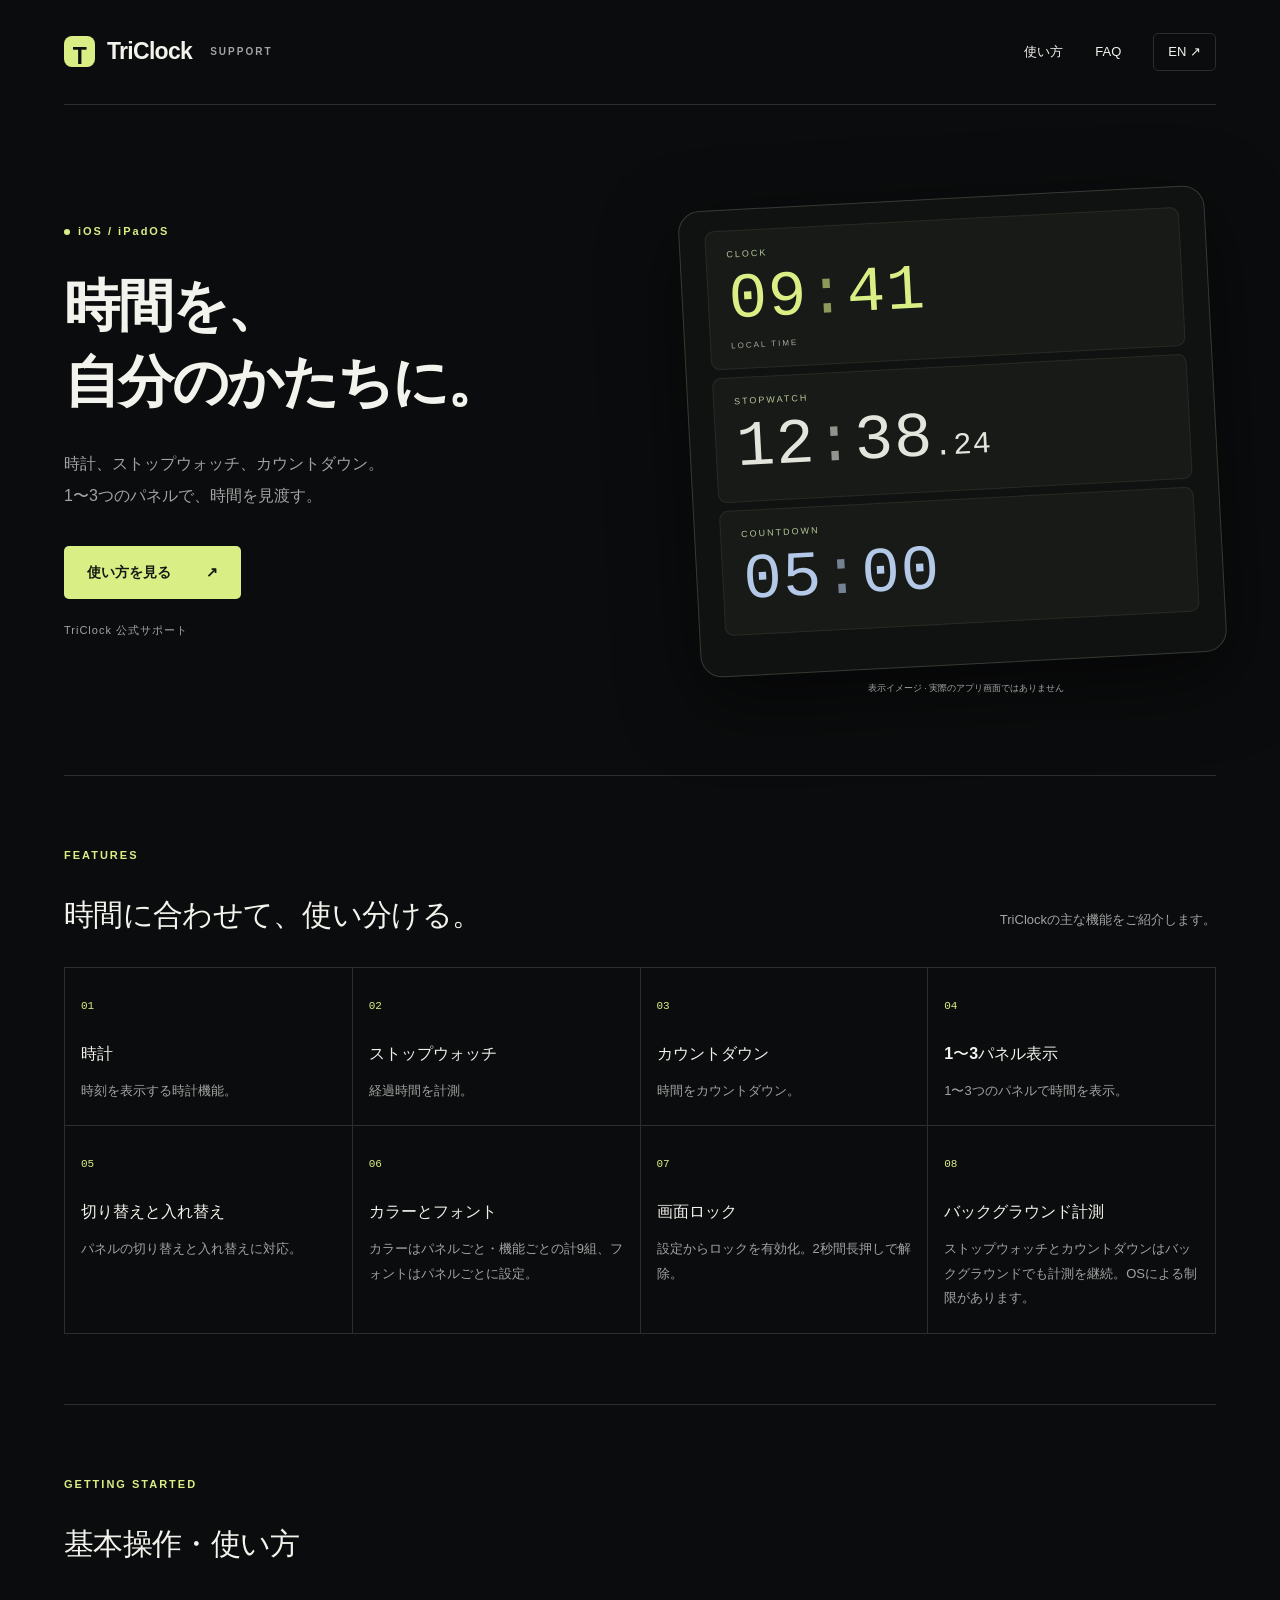
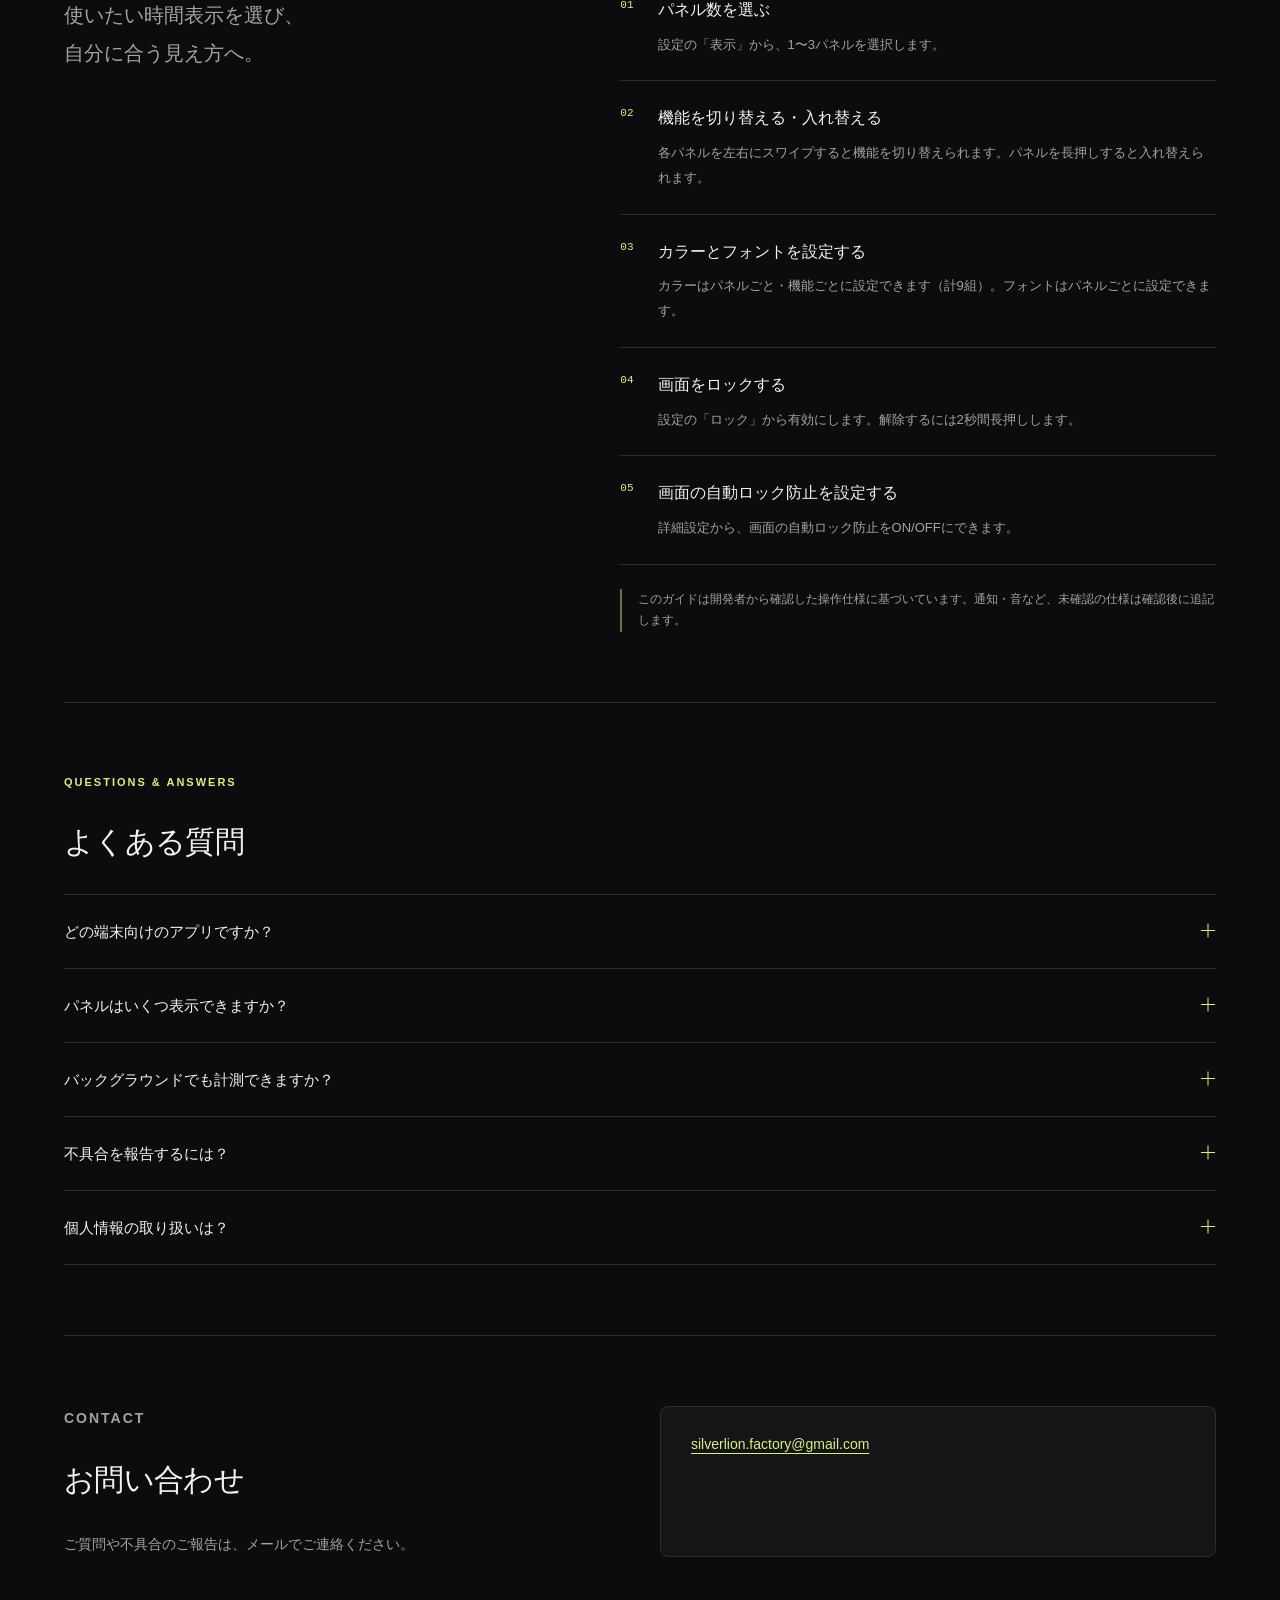
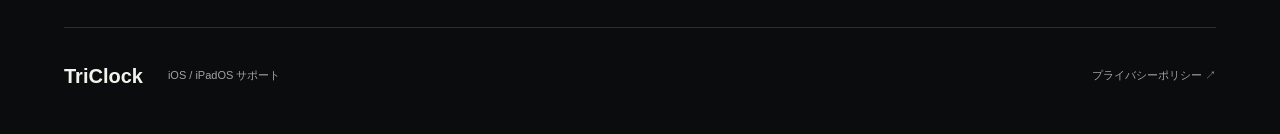
<file: index.html>
<!doctype html>
<html lang="ja">
<head><meta charset="utf-8"><meta name="viewport" content="width=device-width, initial-scale=1"><meta name="description" content="iOS・iPadOS向けTriClockの機能、使い方、サポート情報。"><meta name="color-scheme" content="dark"><title>TriClock — サポート</title><link rel="icon" href="./assets/icon.svg" type="image/svg+xml"><link rel="stylesheet" href="./assets/style.css"><script defer src="./assets/site.js"></script></head>
<body data-page="home" data-root="./"><a class="skip" href="#main">本文へスキップ</a><div id="site"></div><noscript><p>サポート内容の表示にはJavaScriptを有効にしてください。</p></noscript></body></html>
</file>
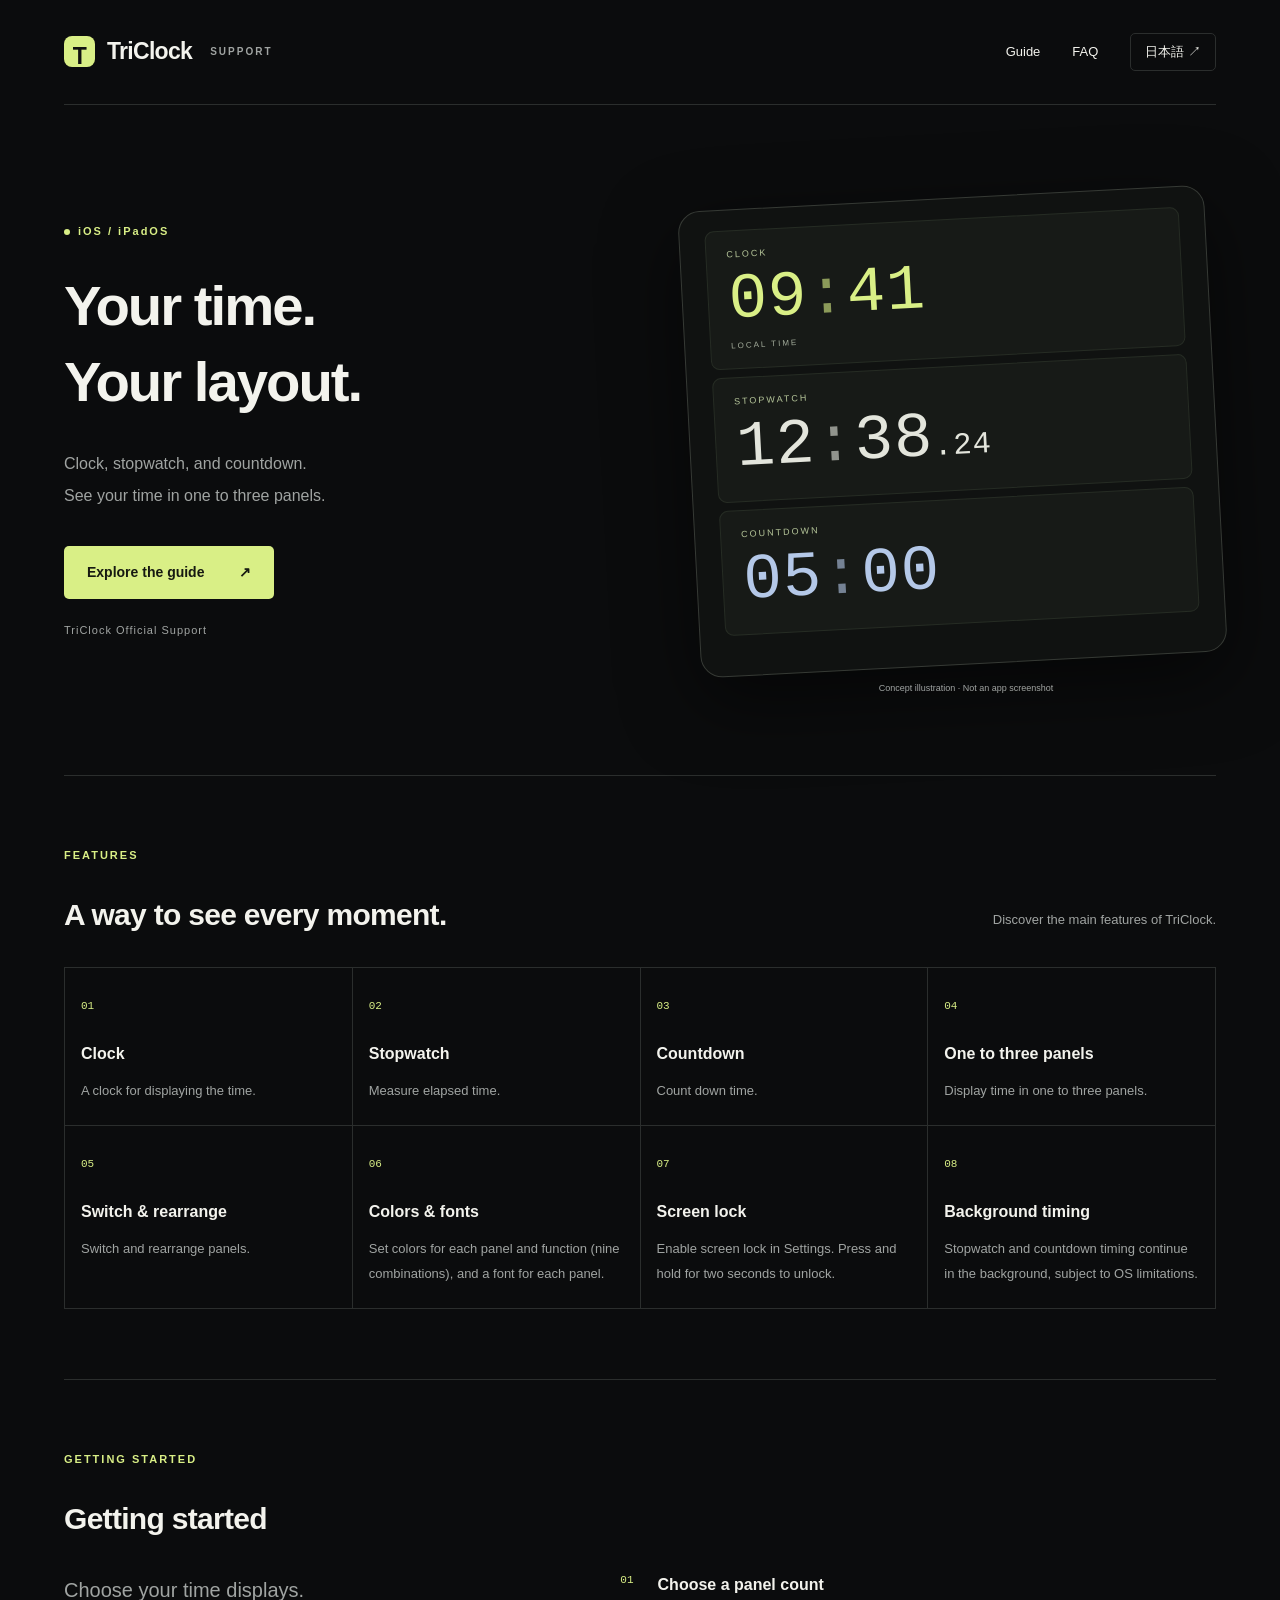
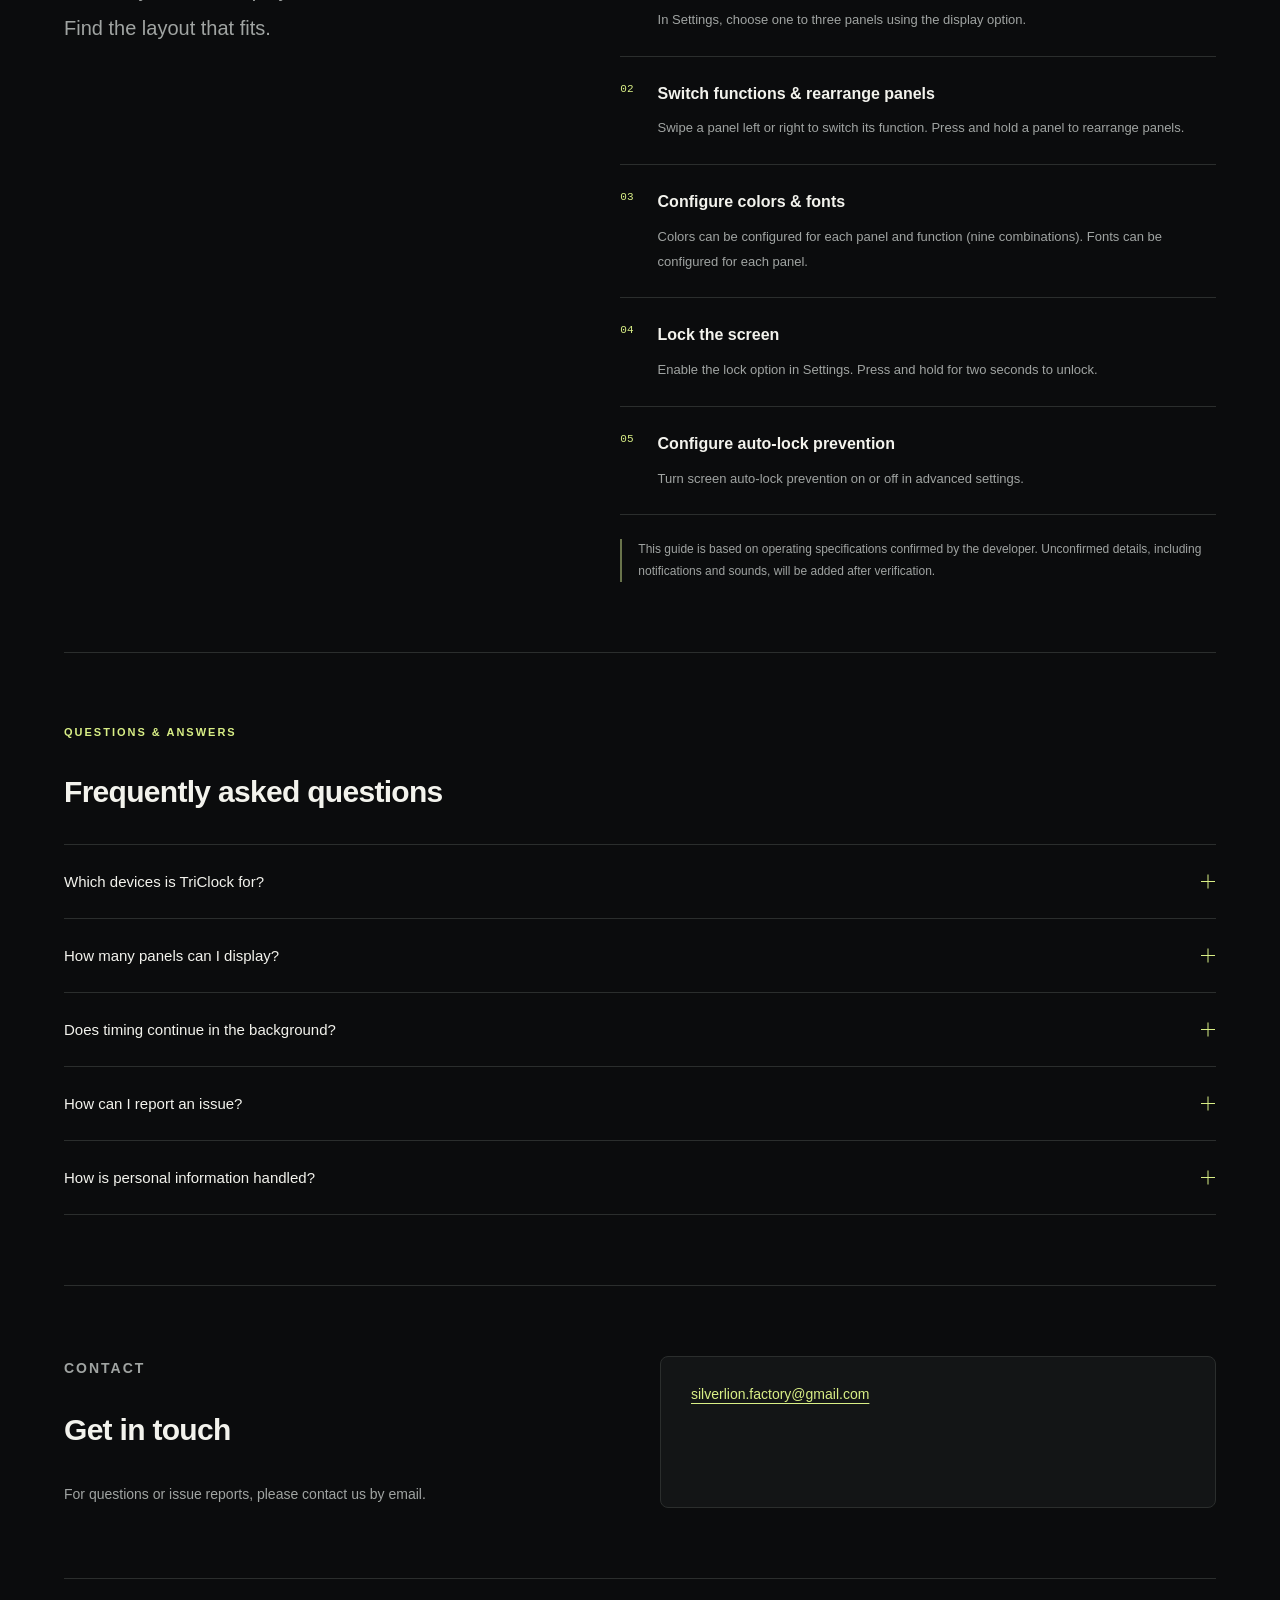
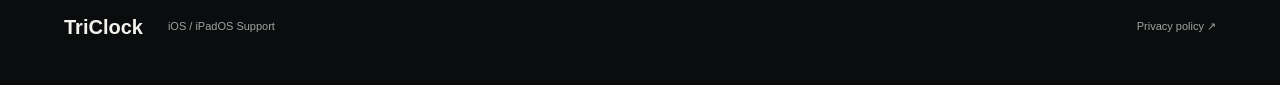
<file: en/index.html>
<!doctype html>
<html lang="en">
<head><meta charset="utf-8"><meta name="viewport" content="width=device-width, initial-scale=1"><meta name="description" content="TriClock for iOS and iPadOS. Features, guides, and support."><meta name="color-scheme" content="dark"><title>TriClock — Support</title><link rel="icon" href="../assets/icon.svg" type="image/svg+xml"><link rel="stylesheet" href="../assets/style.css"><script defer src="../assets/site.js"></script></head>
<body data-page="home" data-root="../"><a class="skip" href="#main">Skip to content</a><div id="site"></div><noscript><p>JavaScript is disabled. Please enable it to read the support content.</p></noscript></body></html>
</file>
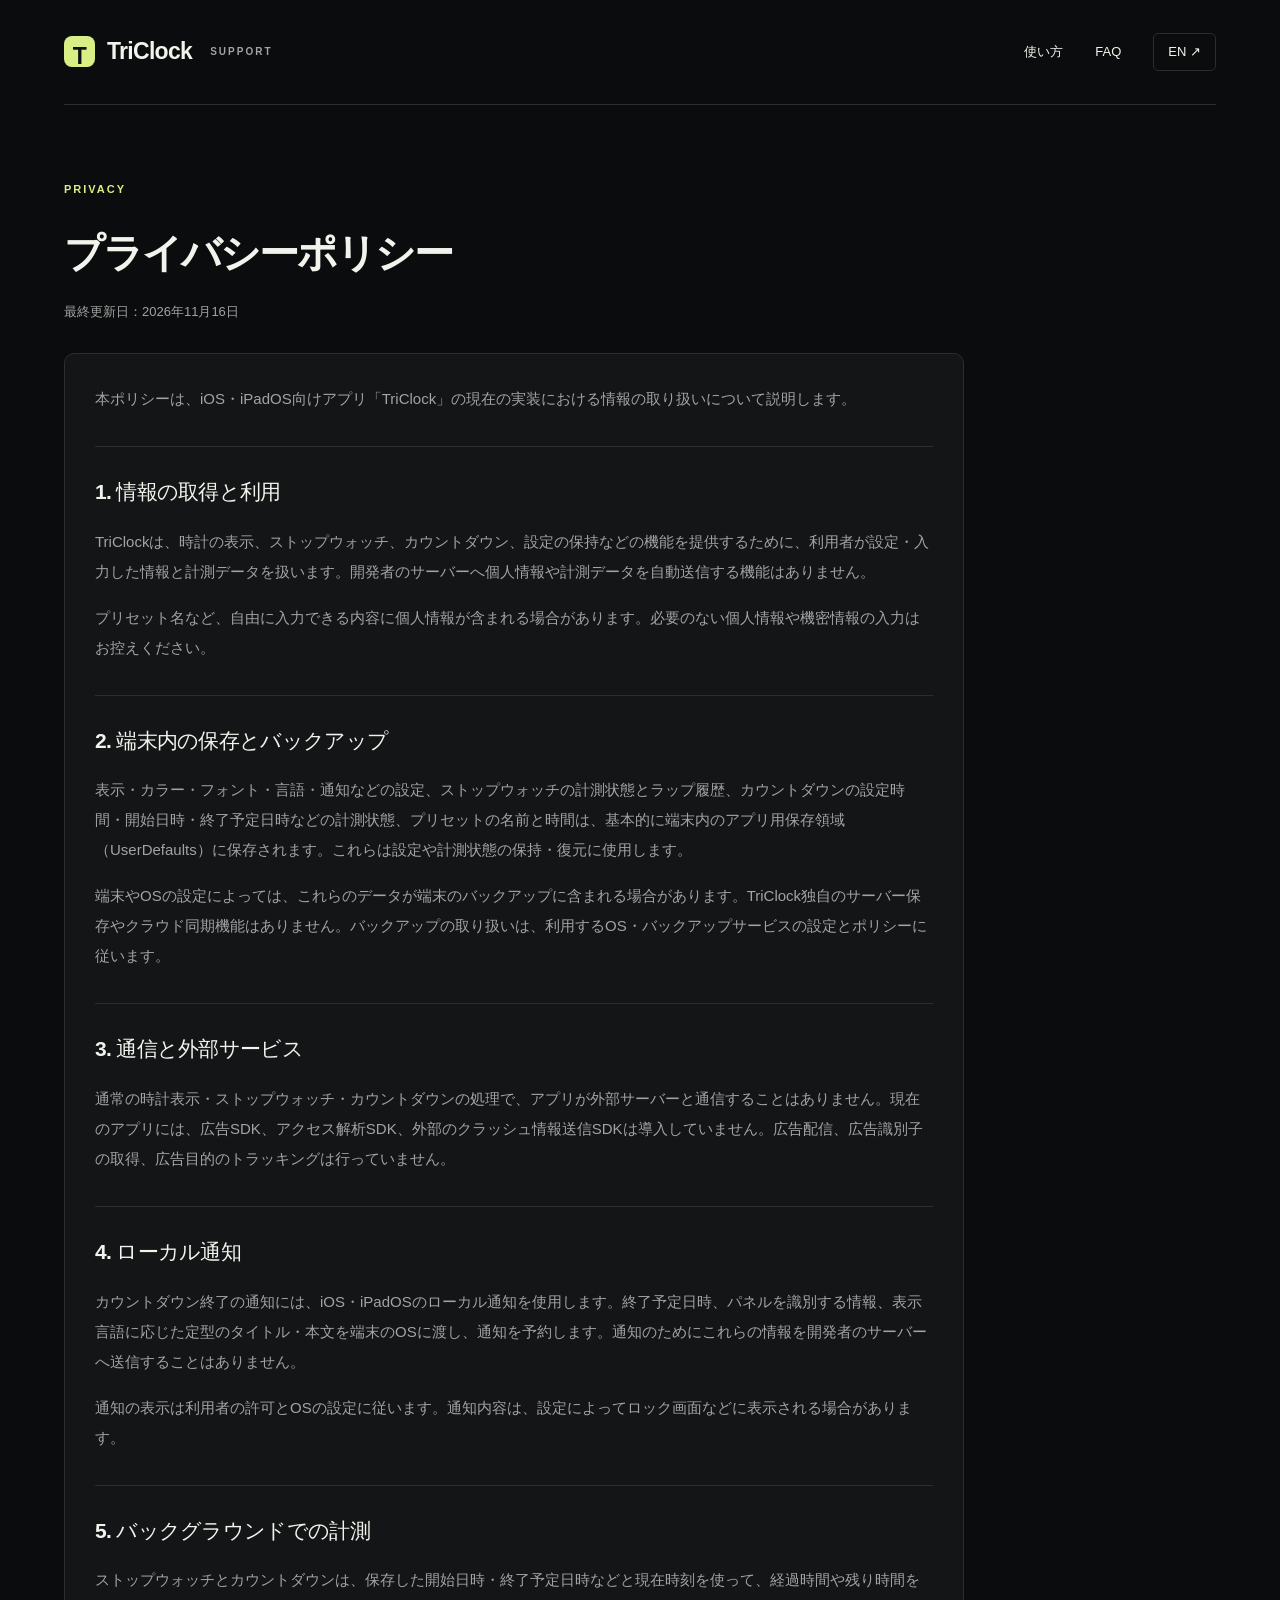
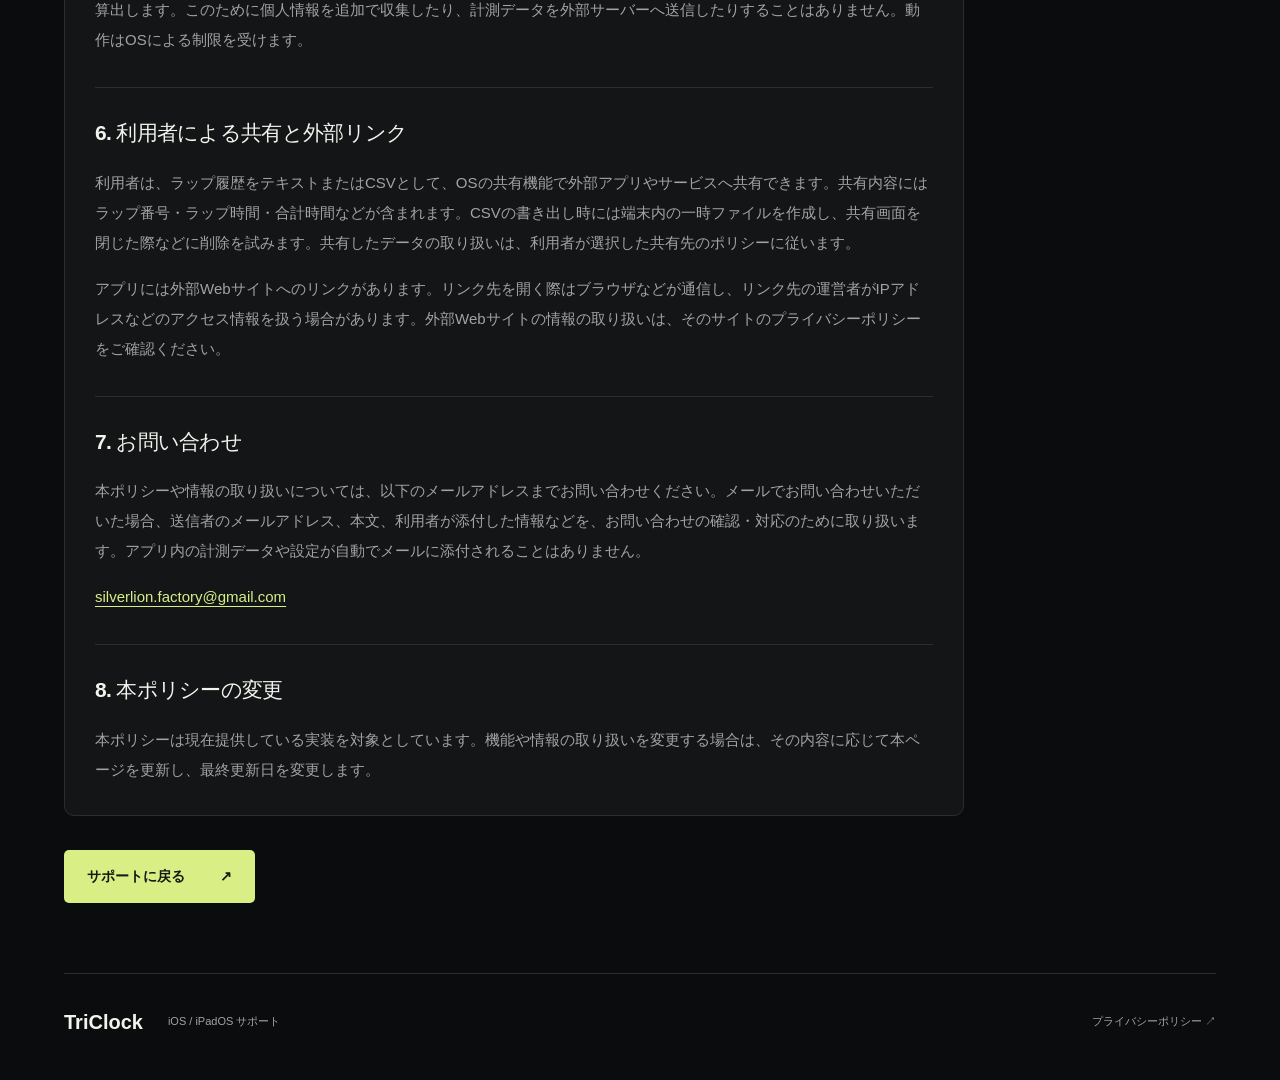
<file: privacy/index.html>
<!doctype html>
<html lang="ja">
<head><meta charset="utf-8"><meta name="viewport" content="width=device-width, initial-scale=1"><meta name="description" content="TriClockのプライバシーポリシー。端末内保存、ローカル通知、共有、外部リンクと情報の取り扱いについて。"><meta name="color-scheme" content="dark"><title>プライバシーポリシー</title><link rel="icon" href="../assets/icon.svg" type="image/svg+xml"><link rel="stylesheet" href="../assets/style.css"><script defer src="../assets/site.js"></script></head>
<body data-page="privacy" data-root="../"><a class="skip" href="#main">本文へスキップ</a><div id="site"></div><noscript><p>サポート内容の表示にはJavaScriptを有効にしてください。</p></noscript></body></html>
</file>
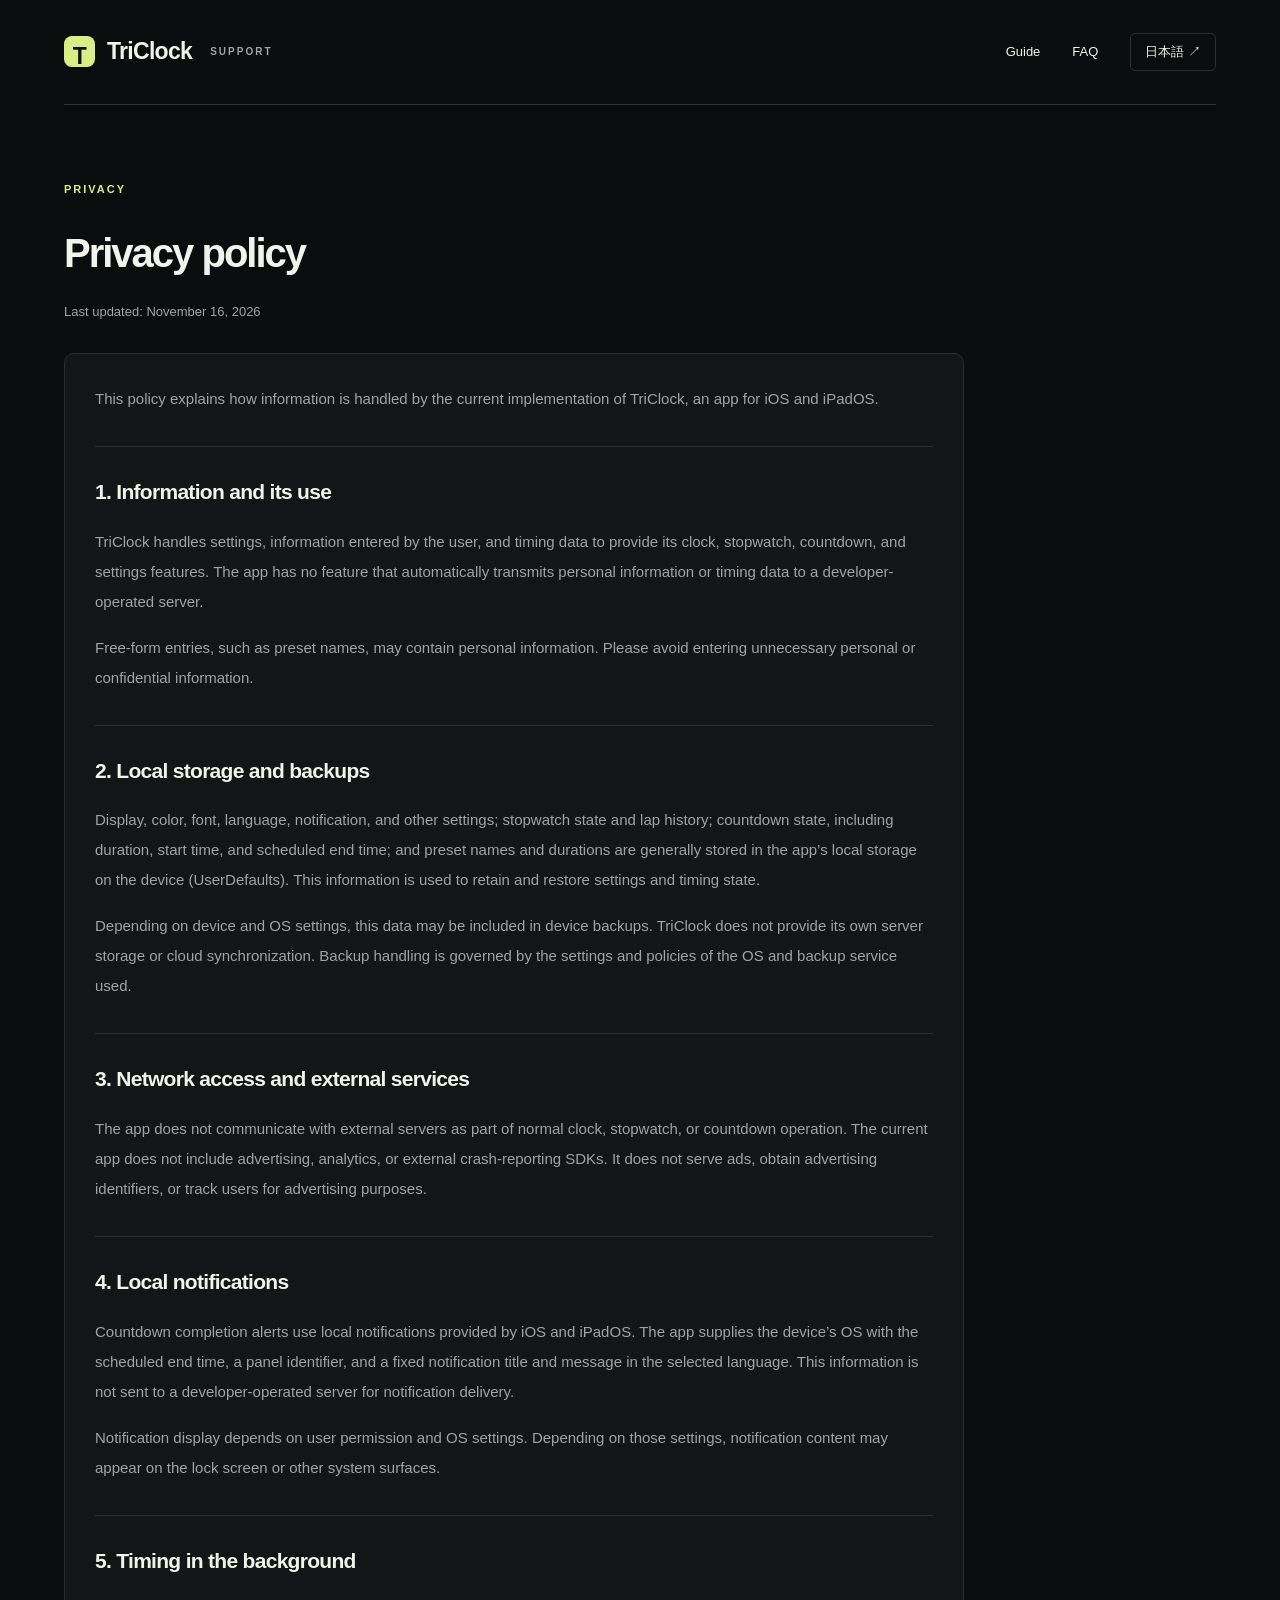
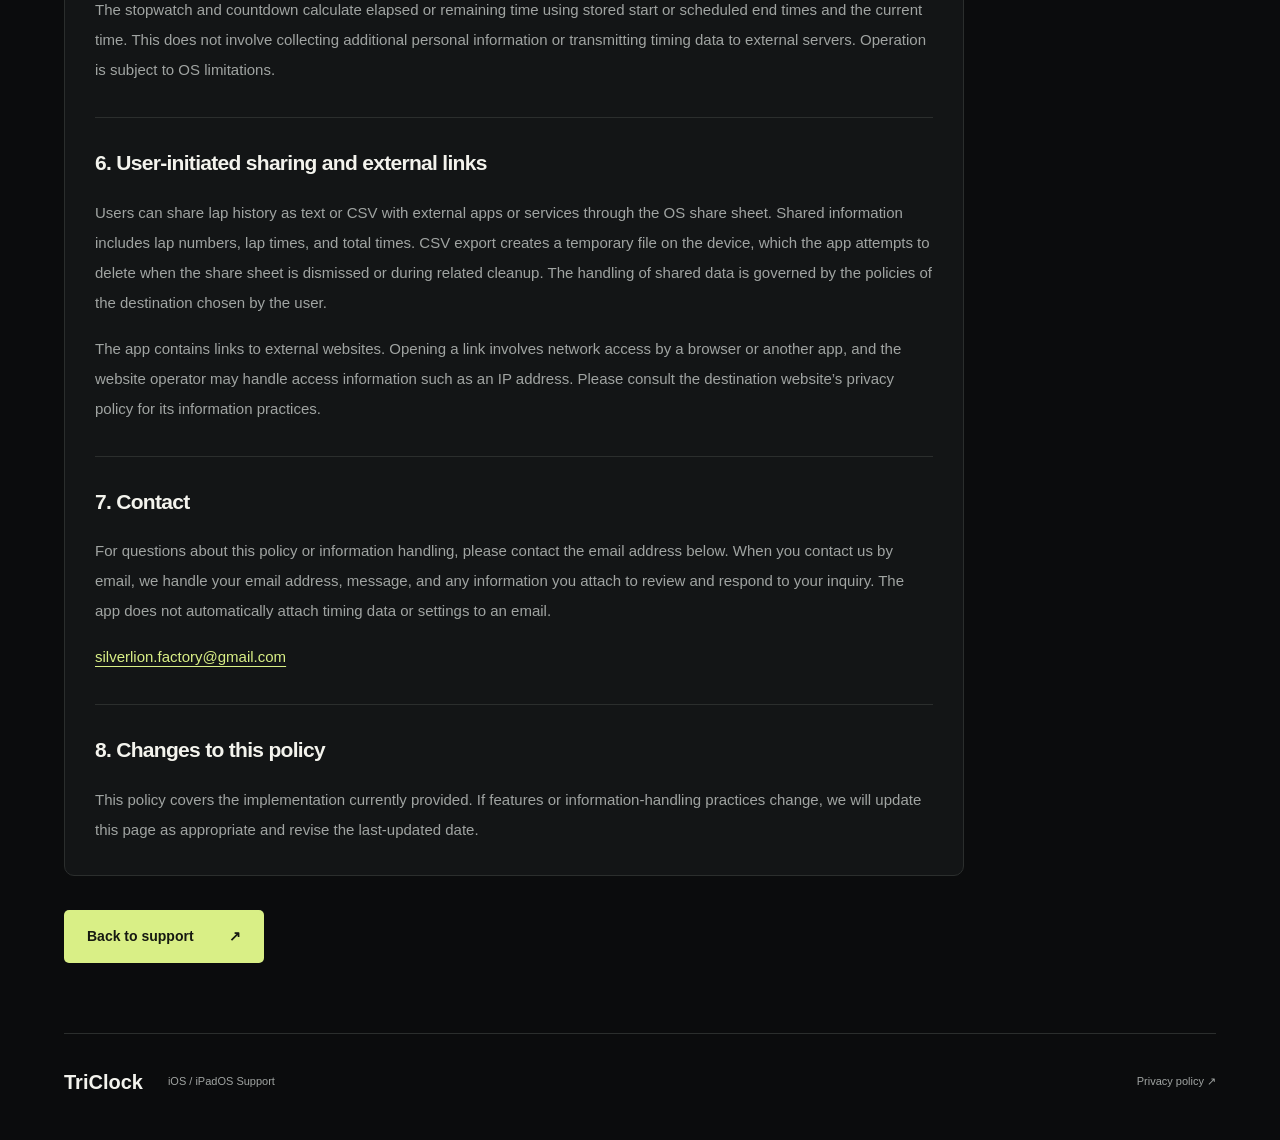
<file: en/privacy/index.html>
<!doctype html>
<html lang="en">
<head><meta charset="utf-8"><meta name="viewport" content="width=device-width, initial-scale=1"><meta name="description" content="TriClock privacy policy: local storage, local notifications, sharing, external links, and information handling."><meta name="color-scheme" content="dark"><title>Privacy policy</title><link rel="icon" href="../../assets/icon.svg" type="image/svg+xml"><link rel="stylesheet" href="../../assets/style.css"><script defer src="../../assets/site.js"></script></head>
<body data-page="privacy" data-root="../../"><a class="skip" href="#main">Skip to content</a><div id="site"></div><noscript><p>JavaScript is disabled. Please enable it to read the support content.</p></noscript></body></html>
</file>
<file: assets/style.css>
:root{color-scheme:dark;--bg:#0b0c0d;--panel:#131516;--text:#f3f3ed;--muted:#a0a4a2;--line:#2b2e2d;--accent:#d9ef86;font-family:-apple-system,BlinkMacSystemFont,"Segoe UI","Hiragino Kaku Gothic ProN","Noto Sans JP",sans-serif}*{box-sizing:border-box}html{scroll-behavior:smooth;scroll-padding-top:30px}body{margin:0;background:var(--bg);color:var(--text);line-height:1.8}a{color:inherit;text-decoration:none}a:hover{color:var(--accent)}a:focus-visible,summary:focus-visible{outline:2px solid var(--accent);outline-offset:6px}.header,main,footer{max-width:1200px;margin:auto}.header{height:105px;display:flex;align-items:center;justify-content:space-between;border-bottom:1px solid var(--line)}.brand{display:flex;align-items:center;gap:12px;font-size:23px;font-weight:650;letter-spacing:-.7px}.brand-icon{background:var(--accent);color:#111;display:grid;place-items:center;width:31px;height:31px;border-radius:8px;font-size:23px}.brand-sub{font-size:10px;letter-spacing:2px;color:var(--muted);margin-left:6px}nav{display:flex;align-items:center;gap:32px;font-size:13px}.language{border:1px solid var(--line);padding:6px 14px;border-radius:5px}.hero{display:grid;grid-template-columns:1.1fr 1fr;align-items:center;gap:70px;padding:93px 0 110px}.eyebrow{font-size:11px;letter-spacing:2px;font-weight:650;color:var(--accent);margin:0 0 26px;display:flex;align-items:center;gap:8px}.dot{width:6px;height:6px;background:var(--accent);border-radius:50%}h1{font-size:clamp(40px,4.4vw,60px);line-height:1.35;letter-spacing:-2px;font-weight:600;margin:0 0 28px}p{margin:0}.lead{font-size:16px;line-height:2;color:var(--muted)}.button{display:inline-flex;align-items:center;justify-content:space-between;gap:35px;background:var(--accent);color:#161911;padding:14px 23px;border-radius:5px;font-size:14px;font-weight:650;margin-top:34px}.button:hover{background:#e5f6b1;color:#111}.hero-note{margin-top:22px;color:var(--muted);font-size:11px;letter-spacing:1px}.clock-art{position:relative;transform:rotate(-3deg);padding:20px 25px 32px;border:1px solid #363a35;border-radius:22px;background:#101211;box-shadow:0 25px 75px #0008}.clock-panel{padding:15px 20px;background:#171a17;border:1px solid #262c24;border-radius:9px;margin-bottom:8px;display:flex;flex-direction:column}.clock-panel>span{font-size:9px;letter-spacing:2px;color:#b6c69a}.clock-panel strong{font-variant-numeric:tabular-nums;font-family:ui-monospace,SFMono-Regular,Menlo,monospace;font-size:clamp(39px,5vw,64px);line-height:1.2;font-weight:400;letter-spacing:1px;color:#d9ef86}.clock-panel:nth-child(2) strong{color:#e3e5dc}.clock-panel:nth-child(3) strong{color:#b4c8e8}.clock-panel strong span{opacity:.6}.clock-panel .fraction{font-size:.48em;opacity:1}.clock-panel small{font-size:8px;letter-spacing:2px;color:#a4ad9c}.illustration-label{position:absolute;bottom:-32px;left:0;right:0;text-align:center;font-size:9px;color:var(--muted);transform:rotate(3deg)}.section{border-top:1px solid var(--line);padding:70px 0;scroll-margin-top:20px}.section h2{font-size:30px;letter-spacing:-.7px;line-height:1.5;font-weight:550;margin:0 0 30px}.section-heading{display:flex;justify-content:space-between;align-items:flex-end;gap:25px}.section-heading>p{font-size:13px;color:var(--muted);margin-bottom:36px}.features{display:grid;grid-template-columns:repeat(4,1fr);border-top:1px solid var(--line);border-left:1px solid var(--line)}.feature{padding:25px 22px;border-right:1px solid var(--line);border-bottom:1px solid var(--line)}.number{font-size:11px;color:var(--accent);font-family:ui-monospace,monospace}.feature h3{font-size:16px;margin:21px 0 10px;font-weight:550}.feature p,.step p{font-size:13px;color:var(--muted);line-height:1.9}.guide-layout{display:grid;grid-template-columns:1fr 1.2fr;gap:60px}.section-intro{font-size:20px;line-height:1.9;color:var(--muted)}.step{display:flex;gap:24px;padding:23px 0;border-bottom:1px solid var(--line)}.step:first-child{padding-top:0}.step h3{font-size:16px;font-weight:550;margin:0 0 8px}.note{font-size:12px;color:var(--muted);margin-top:24px;padding-left:16px;border-left:2px solid #69744b}.faq{border-top:1px solid var(--line)}details{border-bottom:1px solid var(--line)}summary{cursor:pointer;list-style:none;display:flex;align-items:center;justify-content:space-between;gap:20px;font-size:15px;padding:23px 0}summary::-webkit-details-marker{display:none}.plus{position:relative;flex:0 0 16px;width:16px;height:16px}.plus:before,.plus:after{content:'';position:absolute;background:var(--accent);top:7px;left:1px;width:14px;height:1px}.plus:after{transform:rotate(90deg)}details[open] .plus:after{transform:rotate(0)}details>p{max-width:830px;color:var(--muted);font-size:14px;padding:0 30px 24px 0}.contact{display:grid;grid-template-columns:1fr 1fr;gap:40px}.contact p{font-size:14px;color:var(--muted)}.contact-status{padding:25px 30px;background:var(--panel);border:1px solid var(--line);border-radius:8px}.status{display:inline-block;font-size:11px;letter-spacing:.5px;color:#c7cbbf;background:#272c24;border:1px solid #414839;padding:3px 10px;border-radius:4px;margin-bottom:15px}footer{border-top:1px solid var(--line);padding:30px 0 40px;display:flex;align-items:center;gap:25px;font-size:11px;color:var(--muted)}.footer-brand{color:var(--text);font-weight:650;font-size:20px}footer>a:last-child{margin-left:auto}.policy{min-height:70vh;padding-top:75px;border-top:0}.policy h1{font-size:40px}.notice{max-width:830px;border:1px solid var(--line);padding:30px;border-radius:10px;background:var(--panel)}.notice h2{font-size:23px}.notice p{color:var(--muted);margin-top:18px}.skip{position:fixed;top:-100px;left:15px;z-index:10;background:var(--accent);color:#111;padding:8px 15px}.skip:focus{top:10px}@media(min-width:1600px){.hero{padding-top:115px;padding-bottom:135px}}@media(max-width:1280px){.header,main,footer{margin-left:5%;margin-right:5%}.hero{gap:45px}.feature{padding:22px 16px}}@media(max-width:800px){.hero{gap:35px;padding:65px 0 90px}h1{font-size:42px}.features{grid-template-columns:repeat(2,1fr)}.section-heading{display:block}.section-heading>p{margin-bottom:24px}.guide-layout{gap:30px;grid-template-columns:1fr 1.5fr}.brand-sub{display:none}.clock-art{padding:12px 12px 20px}.clock-panel{padding:13px}.clock-panel strong{font-size:42px}.contact{grid-template-columns:1fr}.section{padding:55px 0}}@media(max-width:580px){.header{height:80px}.brand{font-size:20px;gap:8px}nav{gap:16px;font-size:12px}.language{padding:4px 8px}nav>a:first-child{display:none}.hero{grid-template-columns:1fr;padding:55px 0 70px;gap:45px}h1{font-size:43px}.lead{font-size:14px}.hero-note{margin-top:15px}.clock-art{width:90%;max-width:370px;margin:0 auto 20px;padding:15px 17px 23px}.clock-panel strong{font-size:51px}.section h2{font-size:25px}.eyebrow{margin-bottom:18px}.feature h3{font-size:14px}.feature p{font-size:12px}.guide-layout{grid-template-columns:1fr;gap:30px}.section-intro{font-size:17px}.contact-status{padding:22px}.policy h1{font-size:30px}.notice{padding:22px}.notice h2{font-size:21px}footer{flex-wrap:wrap;gap:12px 20px}footer>a:last-child{flex-basis:100%;margin-left:0}summary{font-size:14px}.illustration-label{font-size:8px}}@media(prefers-reduced-motion:reduce){html{scroll-behavior:auto}}

.email-link{color:var(--accent);text-decoration:underline;text-underline-offset:4px;overflow-wrap:anywhere}

.policy-updated{color:var(--muted);font-size:13px;margin:-8px 0 30px}.policy-content{max-width:900px}.policy-content>p:first-child{margin-top:0}.policy-content section{margin-top:32px;padding-top:28px;border-top:1px solid var(--line)}.policy-content section h2{font-size:21px;margin:0 0 14px;line-height:1.6}.policy-content p{font-size:15px;line-height:2}.policy-content section p+p{margin-top:16px}@media(max-width:580px){.policy-content section h2{font-size:19px}.policy-content p{font-size:14px}}
</file>
